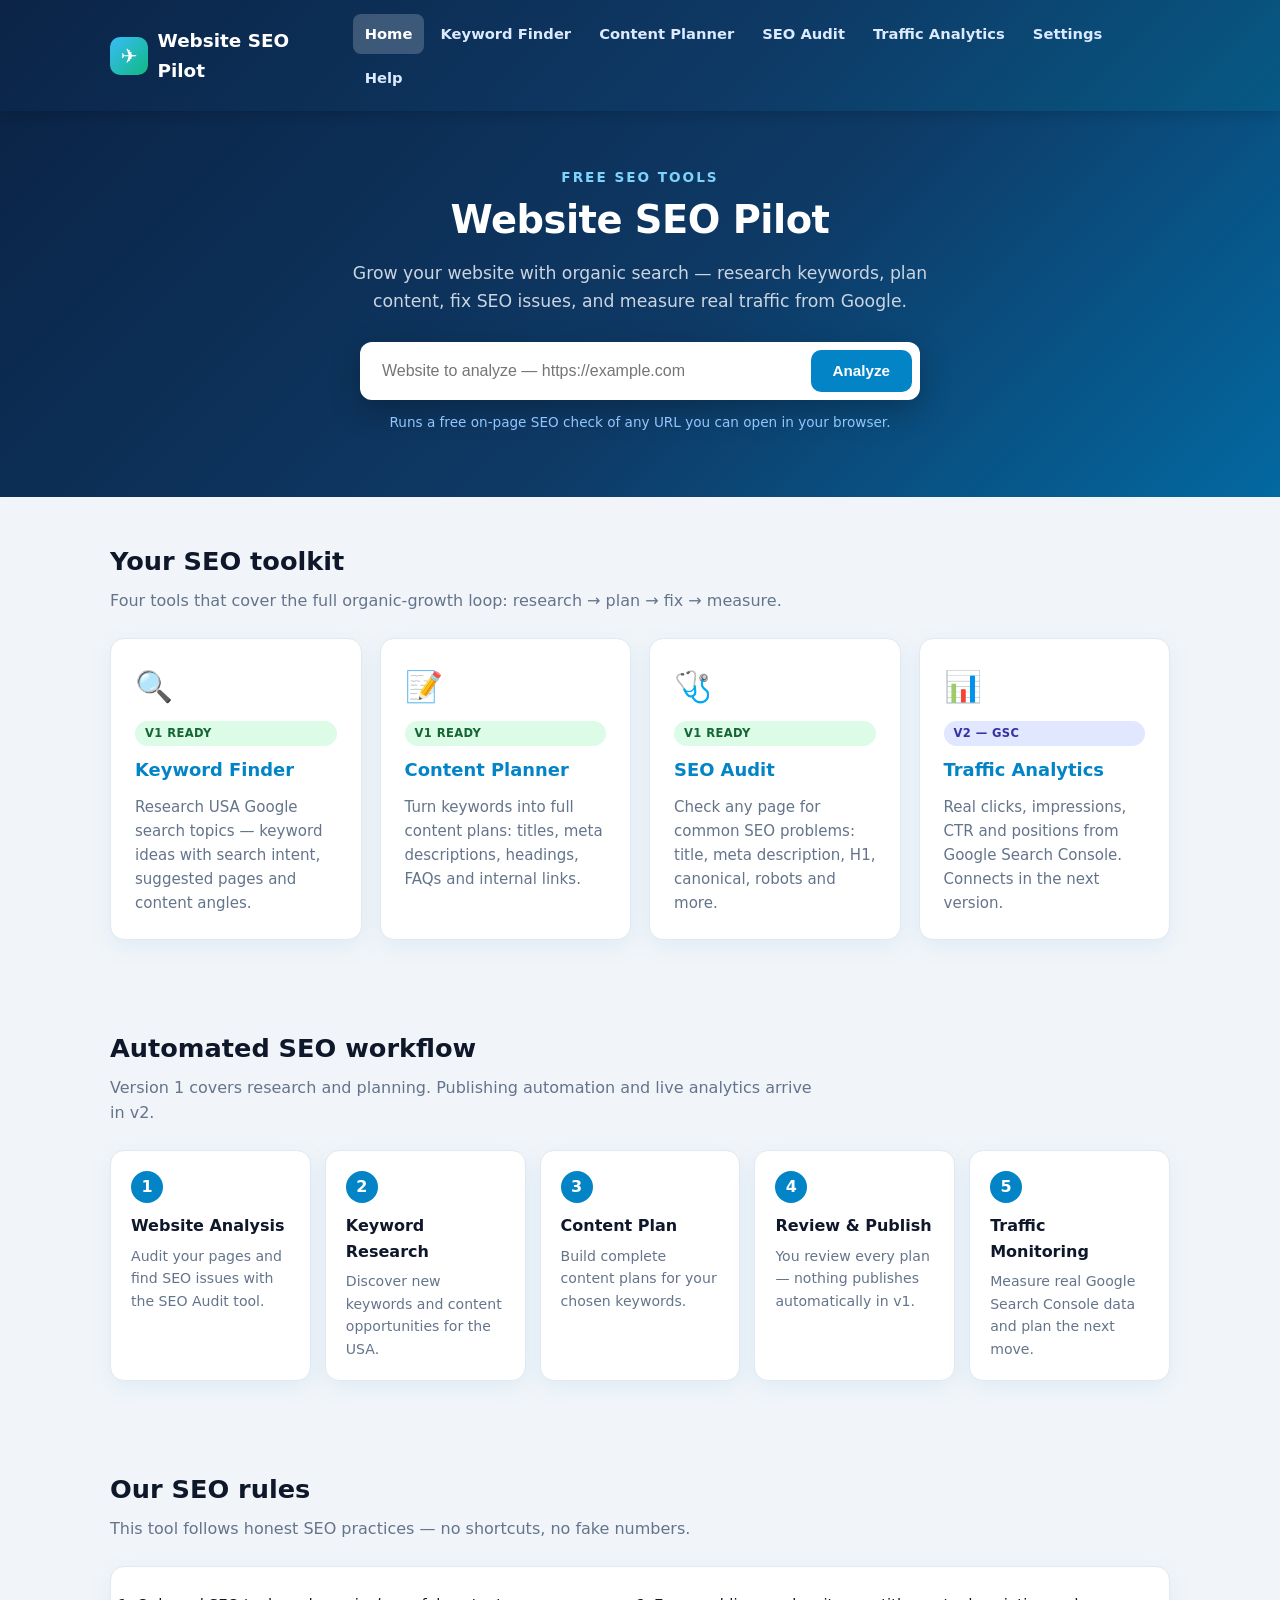
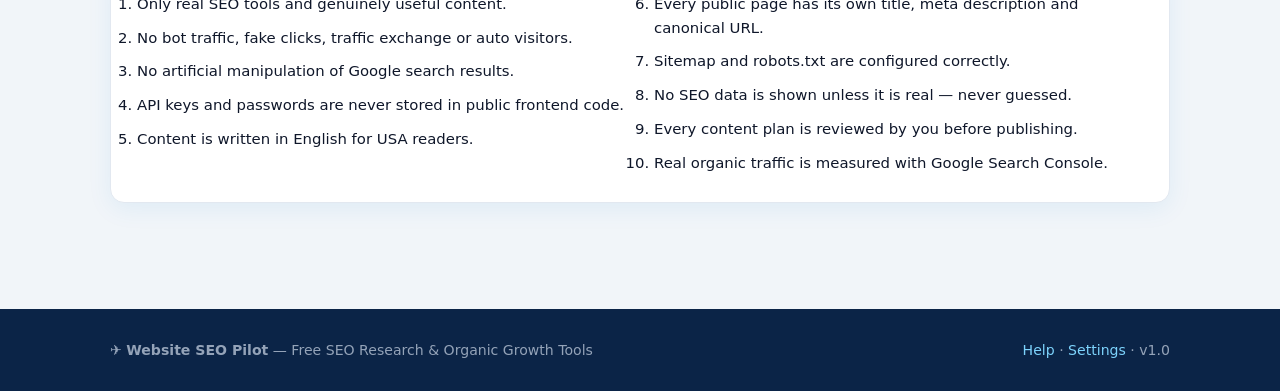
<file: index.html>
<!DOCTYPE html>
<html lang="en">
<head>
<meta charset="UTF-8">
<meta name="viewport" content="width=device-width, initial-scale=1.0">
<title>Website SEO Pilot — Free SEO Research &amp; Organic Growth Tools</title>
<meta name="description" content="Website SEO Pilot is a free SEO research and planning toolkit: find USA search keywords, plan SEO content, audit your website, and measure real organic traffic growth.">
<link rel="canonical" href="https://merajhosenbayzid-hue.github.io/website-seo-pilot/index.html">
<meta property="og:title" content="Website SEO Pilot — Free SEO Research &amp; Organic Growth Tools">
<meta property="og:description" content="Find keywords, plan content, audit SEO, and track real organic traffic. Free research &amp; planning tools.">
<meta property="og:type" content="website">
<link rel="stylesheet" href="assets/style.css">
</head>
<body>

<header class="site-header">
  <nav class="nav">
    <a class="brand" href="index.html"><span class="brand-mark">✈</span> Website SEO Pilot</a>
    <button class="menu-btn" id="menuBtn" aria-label="Menu">☰</button>
    <div class="nav-links" id="navLinks">
      <a href="index.html">Home</a>
      <a href="keyword-finder.html">Keyword Finder</a>
      <a href="content-planner.html">Content Planner</a>
      <a href="seo-audit.html">SEO Audit</a>
      <a href="traffic-analytics.html">Traffic Analytics</a>
      <a href="settings.html">Settings</a>
      <a href="help.html">Help</a>
    </div>
  </nav>
</header>

<section class="hero">
  <div class="wrap">
    <div class="tag">Free SEO Tools</div>
    <h1>Website SEO Pilot</h1>
    <p class="sub">Grow your website with organic search — research keywords, plan content, fix SEO issues, and measure real traffic from Google.</p>
    <div class="analyze-box">
      <input id="analyzeInput" type="url" placeholder="Website to analyze — https://example.com" aria-label="Website to analyze">
      <button class="btn" id="analyzeBtn">Analyze</button>
    </div>
    <div class="hero-note">Runs a free on-page SEO check of any URL you can open in your browser.</div>
  </div>
</section>

<main class="wrap">
  <section class="section">
    <h2>Your SEO toolkit</h2>
    <p class="lede">Four tools that cover the full organic-growth loop: research → plan → fix → measure.</p>
    <div class="cards">
      <a class="card" href="keyword-finder.html">
        <span class="icon">🔍</span><span class="badge ready">v1 ready</span>
        <h3>Keyword Finder</h3>
        <p>Research USA Google search topics — keyword ideas with search intent, suggested pages and content angles.</p>
      </a>
      <a class="card" href="content-planner.html">
        <span class="icon">📝</span><span class="badge ready">v1 ready</span>
        <h3>Content Planner</h3>
        <p>Turn keywords into full content plans: titles, meta descriptions, headings, FAQs and internal links.</p>
      </a>
      <a class="card" href="seo-audit.html">
        <span class="icon">🩺</span><span class="badge ready">v1 ready</span>
        <h3>SEO Audit</h3>
        <p>Check any page for common SEO problems: title, meta description, H1, canonical, robots and more.</p>
      </a>
      <a class="card" href="traffic-analytics.html">
        <span class="icon">📊</span><span class="badge v2">v2 — GSC</span>
        <h3>Traffic Analytics</h3>
        <p>Real clicks, impressions, CTR and positions from Google Search Console. Connects in the next version.</p>
      </a>
    </div>
  </section>

  <section class="section">
    <h2>Automated SEO workflow</h2>
    <p class="lede">Version 1 covers research and planning. Publishing automation and live analytics arrive in v2.</p>
    <div class="steps">
      <div class="step"><h4>Website Analysis</h4><p>Audit your pages and find SEO issues with the SEO Audit tool.</p></div>
      <div class="step"><h4>Keyword Research</h4><p>Discover new keywords and content opportunities for the USA.</p></div>
      <div class="step"><h4>Content Plan</h4><p>Build complete content plans for your chosen keywords.</p></div>
      <div class="step"><h4>Review &amp; Publish</h4><p>You review every plan — nothing publishes automatically in v1.</p></div>
      <div class="step"><h4>Traffic Monitoring</h4><p>Measure real Google Search Console data and plan the next move.</p></div>
    </div>
  </section>

  <section class="section">
    <h2>Our SEO rules</h2>
    <p class="lede">This tool follows honest SEO practices — no shortcuts, no fake numbers.</p>
    <div class="panel">
      <ol class="rules">
        <li>Only real SEO tools and genuinely useful content.</li>
        <li>No bot traffic, fake clicks, traffic exchange or auto visitors.</li>
        <li>No artificial manipulation of Google search results.</li>
        <li>API keys and passwords are never stored in public frontend code.</li>
        <li>Content is written in English for USA readers.</li>
        <li>Every public page has its own title, meta description and canonical URL.</li>
        <li>Sitemap and robots.txt are configured correctly.</li>
        <li>No SEO data is shown unless it is real — never guessed.</li>
        <li>Every content plan is reviewed by you before publishing.</li>
        <li>Real organic traffic is measured with Google Search Console.</li>
      </ol>
    </div>
  </section>
</main>

<footer class="site-footer">
  <div class="wrap">
    <span>✈ <strong>Website SEO Pilot</strong> — Free SEO Research &amp; Organic Growth Tools</span>
    <span><a href="help.html">Help</a> · <a href="settings.html">Settings</a> · v1.0</span>
  </div>
</footer>

<script src="assets/app.js"></script>
<script>
document.getElementById("analyzeBtn").addEventListener("click", function(){
  var v = document.getElementById("analyzeInput").value.trim();
  if(!v){ toast("Enter a website URL first"); return; }
  if(!/^https?:\/\//i.test(v)) v = "https://" + v;
  var s = SP.settings(); s.site = v; SP.set("settings", s);
  location.href = "seo-audit.html?url=" + encodeURIComponent(v);
});
document.getElementById("analyzeInput").addEventListener("keydown", function(e){
  if(e.key === "Enter") document.getElementById("analyzeBtn").click();
});
</script>
</body>
</html>
</file>
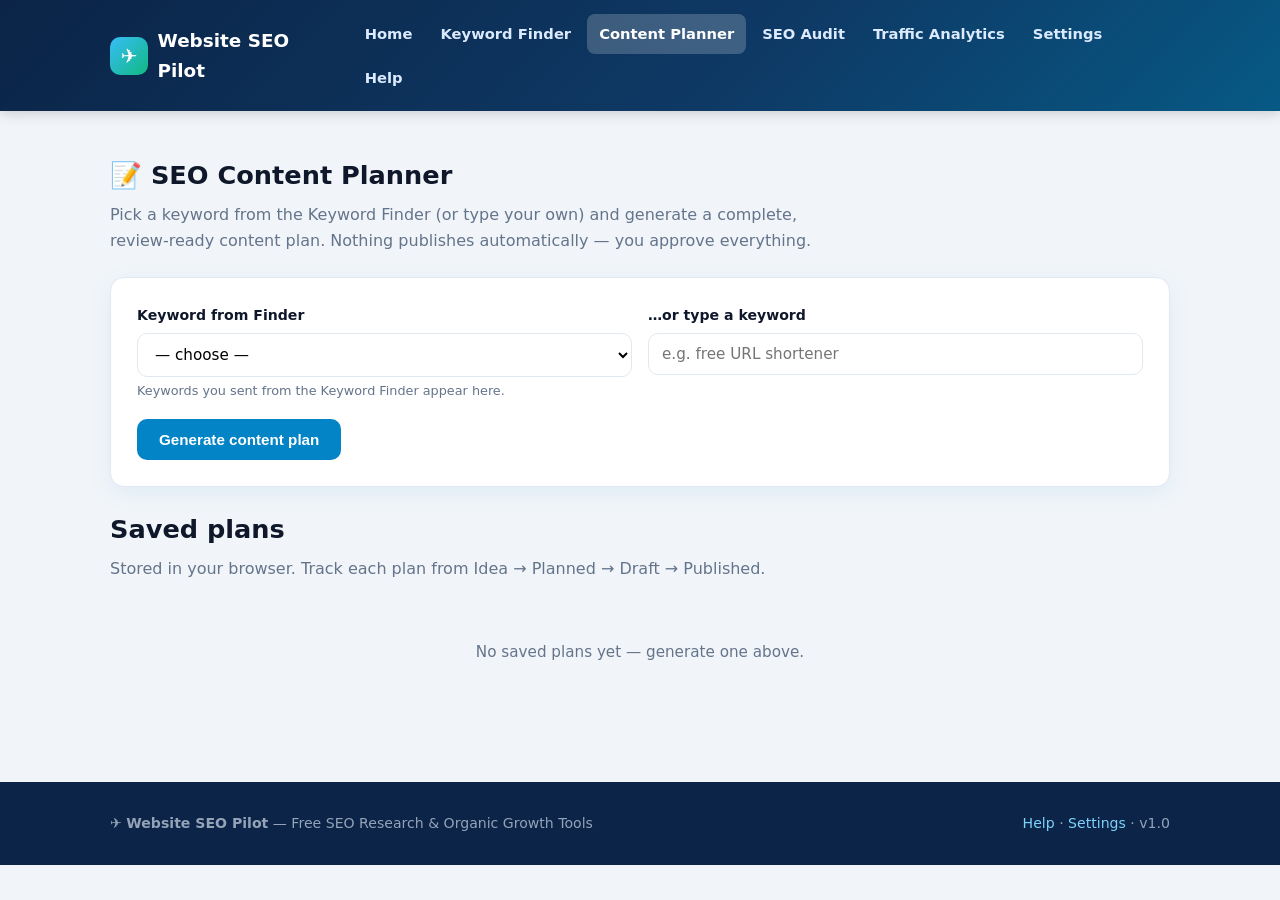
<file: content-planner.html>
<!DOCTYPE html>
<html lang="en">
<head>
<meta charset="UTF-8">
<meta name="viewport" content="width=device-width, initial-scale=1.0">
<title>SEO Content Planner — Plan Content That Ranks | Website SEO Pilot</title>
<meta name="description" content="Turn keywords into complete SEO content plans: titles, meta descriptions, H1, H2 sections, FAQs and internal link suggestions — reviewed by you before publishing.">
<link rel="canonical" href="https://merajhosenbayzid-hue.github.io/website-seo-pilot/content-planner.html">
<link rel="stylesheet" href="assets/style.css">
</head>
<body>

<header class="site-header">
  <nav class="nav">
    <a class="brand" href="index.html"><span class="brand-mark">✈</span> Website SEO Pilot</a>
    <button class="menu-btn" id="menuBtn" aria-label="Menu">☰</button>
    <div class="nav-links" id="navLinks">
      <a href="index.html">Home</a>
      <a href="keyword-finder.html">Keyword Finder</a>
      <a href="content-planner.html">Content Planner</a>
      <a href="seo-audit.html">SEO Audit</a>
      <a href="traffic-analytics.html">Traffic Analytics</a>
      <a href="settings.html">Settings</a>
      <a href="help.html">Help</a>
    </div>
  </nav>
</header>

<main class="wrap">
  <section class="section">
    <h2>📝 SEO Content Planner</h2>
    <p class="lede">Pick a keyword from the Keyword Finder (or type your own) and generate a complete, review-ready content plan. Nothing publishes automatically — you approve everything.</p>

    <div class="panel">
      <div class="form-grid">
        <div class="field">
          <label for="kwSelect">Keyword from Finder</label>
          <select id="kwSelect"><option value="">— choose —</option></select>
          <div class="hint">Keywords you sent from the Keyword Finder appear here.</div>
        </div>
        <div class="field">
          <label for="kwManual">…or type a keyword</label>
          <input id="kwManual" type="text" placeholder="e.g. free URL shortener">
        </div>
      </div>
      <button class="btn" id="genBtn">Generate content plan</button>
    </div>

    <div id="planOut"></div>

    <h2 style="margin-top:10px">Saved plans</h2>
    <p class="lede">Stored in your browser. Track each plan from Idea → Planned → Draft → Published.</p>
    <div id="planList"></div>
  </section>
</main>

<footer class="site-footer">
  <div class="wrap">
    <span>✈ <strong>Website SEO Pilot</strong> — Free SEO Research &amp; Organic Growth Tools</span>
    <span><a href="help.html">Help</a> · <a href="settings.html">Settings</a> · v1.0</span>
  </div>
</footer>

<script src="assets/app.js"></script>
<script>
(function(){
  "use strict";

  function titleCase(s){ return s.toLowerCase().replace(/\b\w/g, function(c){ return c.toUpperCase(); }); }
  function slug(s){ return s.toLowerCase().replace(/[^a-z0-9]+/g,"-").replace(/^-+|-+$/g,""); }

  var kwSelect = document.getElementById("kwSelect");
  function refreshKeywords(){
    var kws = SP.get("keywords", []);
    kwSelect.innerHTML = '<option value="">— choose —</option>' + kws.map(function(k){
      return '<option value="' + esc(k.keyword) + '">' + esc(k.keyword) + ' (' + k.intent + ')</option>';
    }).join("");
  }
  refreshKeywords();

  function buildPlan(keyword){
    var t = keyword.trim().toLowerCase();
    var P = titleCase(keyword.trim());
    var site = (SP.settings().site || "https://example.com").replace(/\/+$/,"");
    var s = slug(keyword.trim());
    return {
      keyword: keyword.trim(),
      titles: [
        P + ": The Complete Guide for 2026",
        "How to Use " + P + " (Step-by-Step Tutorial)",
        "The 10 Best " + P + " Options Compared"
      ],
      meta: "Learn everything about " + t + ": how it works, the best options, pricing and expert tips. A complete, beginner-friendly guide for 2026.",
      h1: P + " — Everything You Need to Know",
      h2s: [
        "What Is " + P + "?",
        "How " + P + " Works (Simple Explanation)",
        "Key Benefits of Using " + P,
        "How to Get Started: Step-by-Step",
        "Common Mistakes to Avoid",
        "Frequently Asked Questions"
      ],
      faqs: [
        "Is " + t + " free to use?",
        "How long does it take to get started with " + t + "?",
        "What is the best " + t + " for beginners?",
        "Is " + t + " safe and trustworthy?"
      ],
      links: [
        "Link from your homepage to /" + s + "/ with anchor text \"" + t + "\"",
        "Link from /" + s + "/ to related guide: " + site + "/blog/",
        "Add \"" + t + "\" to your main navigation or footer links",
        "Cross-link from older blog posts that mention " + t
      ],
      status: "idea",
      created: new Date().toISOString().slice(0,10)
    };
  }

  function planHTML(p, idx){
    var html = '<div class="panel"><div style="display:flex;justify-content:space-between;align-items:center;gap:10px;flex-wrap:wrap">'
      + '<h3 style="margin:0">📄 ' + esc(p.keyword) + '</h3>'
      + '<span class="status ' + p.status + '">' + p.status.charAt(0).toUpperCase() + p.status.slice(1) + '</span></div>'
      + '<div class="plan-meta"><span>Created ' + esc(p.created || "") + '</span></div>'
      + '<div class="field" style="margin:12px 0"><label>Content title (pick one)</label><ul style="margin-left:18px">'
      + p.titles.map(function(t){ return "<li>" + esc(t) + "</li>"; }).join("") + '</ul></div>'
      + '<div class="field" style="margin:12px 0"><label>Meta description</label><p>' + esc(p.meta) + ' <span style="color:var(--muted)">(' + p.meta.length + ' chars)</span></p></div>'
      + '<div class="field" style="margin:12px 0"><label>H1 heading</label><p>' + esc(p.h1) + '</p></div>'
      + '<div class="field" style="margin:12px 0"><label>H2 section ideas</label><ul style="margin-left:18px">'
      + p.h2s.map(function(h){ return "<li>" + esc(h) + "</li>"; }).join("") + '</ul></div>'
      + '<div class="field" style="margin:12px 0"><label>FAQ ideas</label><ul style="margin-left:18px">'
      + p.faqs.map(function(f){ return "<li>" + esc(f) + "</li>"; }).join("") + '</ul></div>'
      + '<div class="field" style="margin:12px 0"><label>Internal link suggestions</label><ul style="margin-left:18px">'
      + p.links.map(function(l){ return "<li>" + esc(l) + "</li>"; }).join("") + '</ul></div>'
      + '<div style="display:flex;gap:10px;flex-wrap:wrap;align-items:center;margin-top:14px">'
      + '<select id="st-' + idx + '" style="padding:9px 12px;border:1.5px solid var(--line);border-radius:10px">'
      + ["idea","planned","draft","published"].map(function(st){
          return '<option value="' + st + '"' + (p.status===st?" selected":"") + '>' + st.charAt(0).toUpperCase()+st.slice(1) + '</option>';
        }).join("") + '</select>'
      + '<button class="btn small ghost" data-copy="' + idx + '">Copy plan</button>'
      + '<button class="btn small danger" data-del="' + idx + '">Delete</button></div></div>';
    return html;
  }

  function planText(p){
    return "KEYWORD: " + p.keyword + "\nSTATUS: " + p.status
      + "\n\nTITLE OPTIONS:\n- " + p.titles.join("\n- ")
      + "\n\nMETA DESCRIPTION:\n" + p.meta
      + "\n\nH1:\n" + p.h1
      + "\n\nH2 SECTIONS:\n- " + p.h2s.join("\n- ")
      + "\n\nFAQ IDEAS:\n- " + p.faqs.join("\n- ")
      + "\n\nINTERNAL LINKS:\n- " + p.links.join("\n- ");
  }

  function renderList(){
    var plans = SP.get("plans", []);
    var box = document.getElementById("planList");
    if(!plans.length){ box.innerHTML = '<div class="empty">No saved plans yet — generate one above.</div>'; return; }
    box.innerHTML = plans.map(function(p,i){ return planHTML(p,i); }).join("");
    plans.forEach(function(p,i){
      var sel = document.getElementById("st-" + i);
      if(sel) sel.addEventListener("change", function(){
        plans[i].status = sel.value; SP.set("plans", plans); renderList(); toast("Status updated");
      });
    });
    box.querySelectorAll("[data-copy]").forEach(function(b){
      b.addEventListener("click", function(){ copyText(planText(plans[+b.getAttribute("data-copy")]), "Plan"); });
    });
    box.querySelectorAll("[data-del]").forEach(function(b){
      b.addEventListener("click", function(){
        if(!confirm("Delete this plan?")) return;
        plans.splice(+b.getAttribute("data-del"), 1);
        SP.set("plans", plans); renderList(); toast("Plan deleted");
      });
    });
  }
  renderList();

  document.getElementById("genBtn").addEventListener("click", function(){
    var kw = document.getElementById("kwManual").value.trim() || kwSelect.value;
    if(!kw){ toast("Choose or type a keyword first"); return; }
    var plans = SP.get("plans", []);
    if(plans.some(function(p){ return p.keyword.toLowerCase() === kw.toLowerCase(); })){
      toast("A plan for this keyword already exists"); return;
    }
    plans.unshift(buildPlan(kw));
    SP.set("plans", plans);
    renderList();
    toast("Content plan created");
    document.getElementById("planList").scrollIntoView({behavior:"smooth"});
  });
})();
</script>
</body>
</html>
</file>
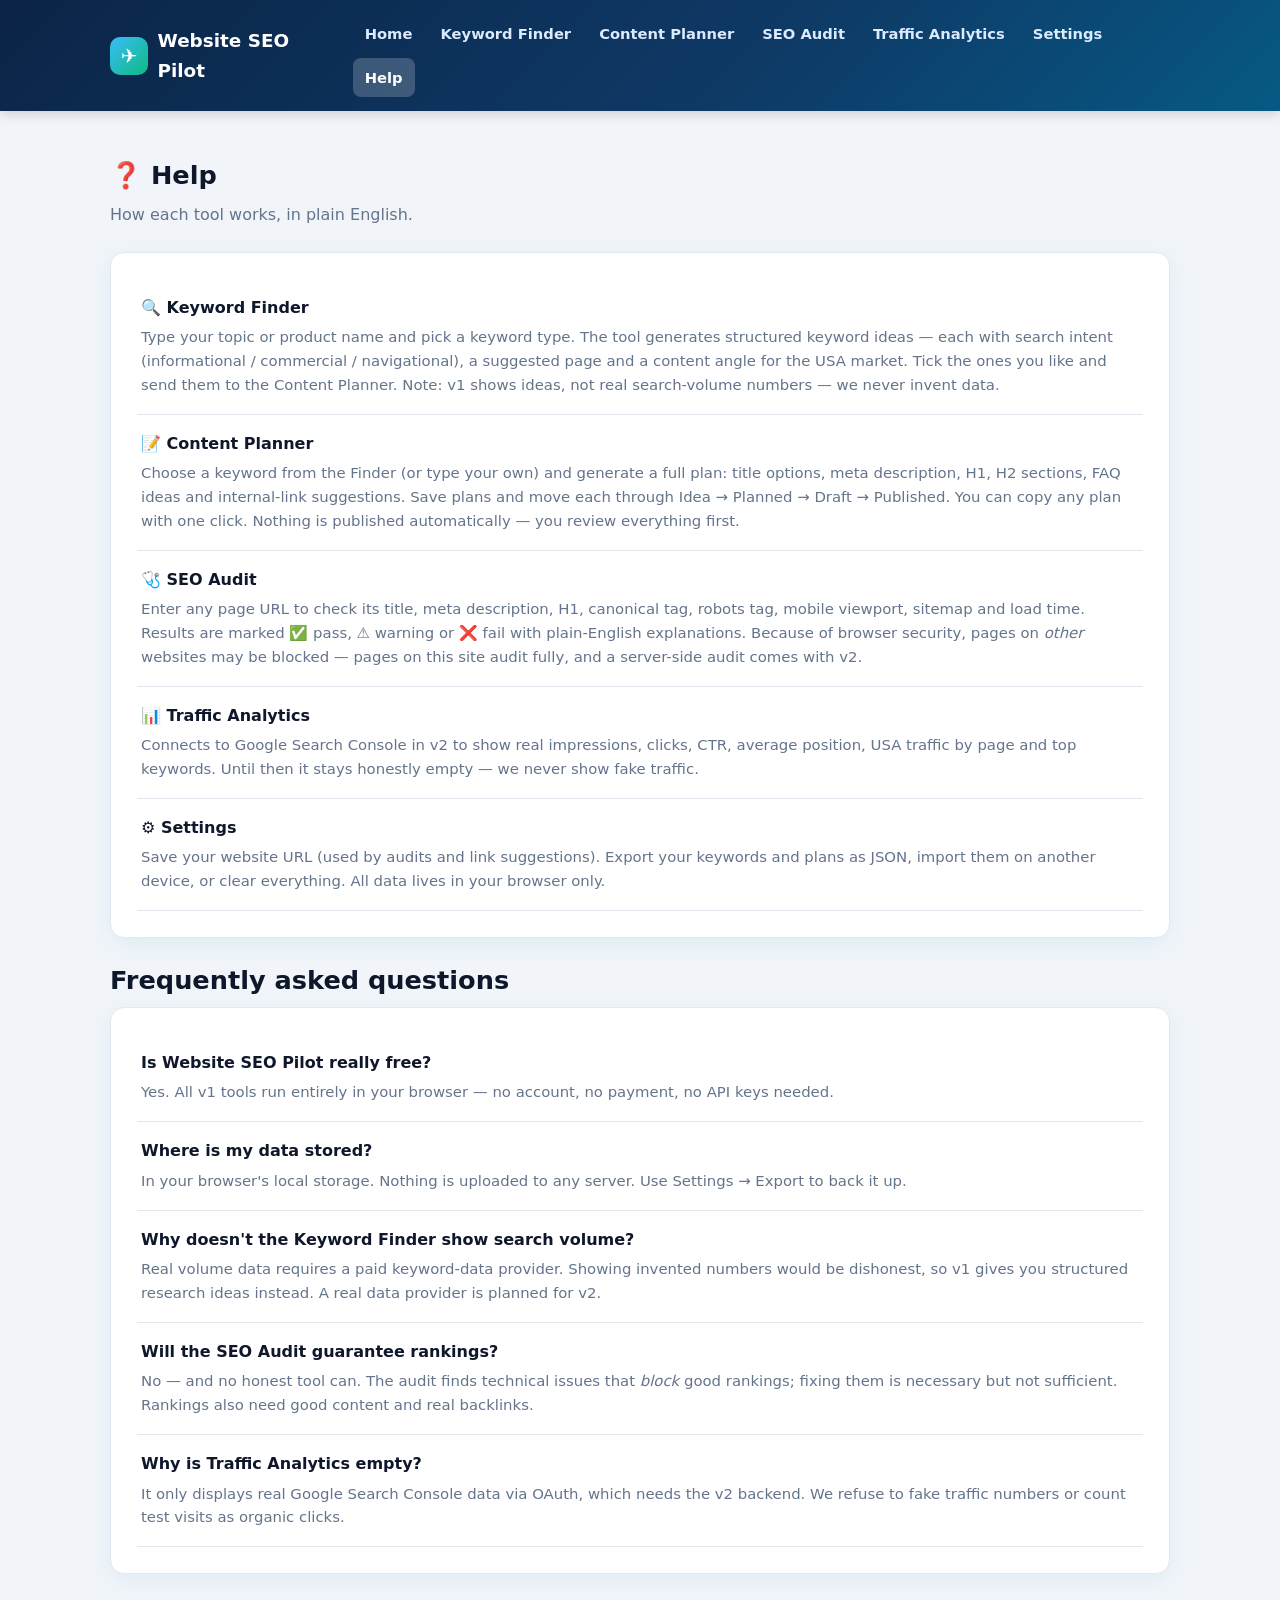
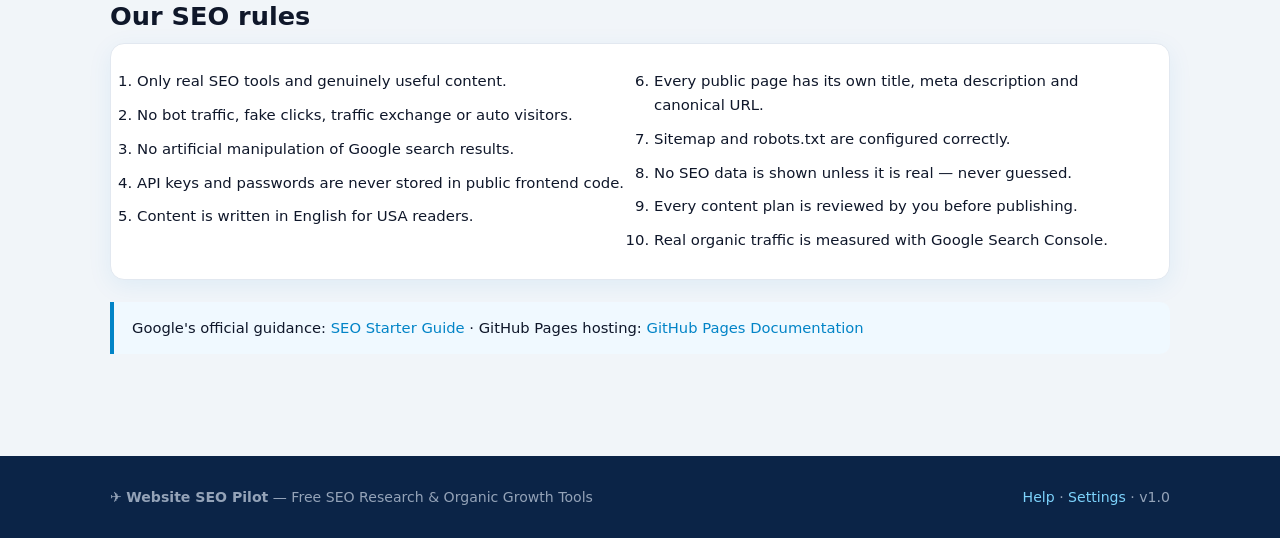
<file: help.html>
<!DOCTYPE html>
<html lang="en">
<head>
<meta charset="UTF-8">
<meta name="viewport" content="width=device-width, initial-scale=1.0">
<title>Help — How to Use the SEO Tools | Website SEO Pilot</title>
<meta name="description" content="Learn how to use Website SEO Pilot: keyword research, content planning, SEO audits and traffic analytics — plus our honest-SEO rules.">
<link rel="canonical" href="https://merajhosenbayzid-hue.github.io/website-seo-pilot/help.html">
<link rel="stylesheet" href="assets/style.css">
</head>
<body>

<header class="site-header">
  <nav class="nav">
    <a class="brand" href="index.html"><span class="brand-mark">✈</span> Website SEO Pilot</a>
    <button class="menu-btn" id="menuBtn" aria-label="Menu">☰</button>
    <div class="nav-links" id="navLinks">
      <a href="index.html">Home</a>
      <a href="keyword-finder.html">Keyword Finder</a>
      <a href="content-planner.html">Content Planner</a>
      <a href="seo-audit.html">SEO Audit</a>
      <a href="traffic-analytics.html">Traffic Analytics</a>
      <a href="settings.html">Settings</a>
      <a href="help.html">Help</a>
    </div>
  </nav>
</header>

<main class="wrap">
  <section class="section">
    <h2>❓ Help</h2>
    <p class="lede">How each tool works, in plain English.</p>

    <div class="panel">
      <div class="faq-item">
        <h4>🔍 Keyword Finder</h4>
        <p>Type your topic or product name and pick a keyword type. The tool generates structured keyword ideas — each with search intent (informational / commercial / navigational), a suggested page and a content angle for the USA market. Tick the ones you like and send them to the Content Planner. Note: v1 shows ideas, not real search-volume numbers — we never invent data.</p>
      </div>
      <div class="faq-item">
        <h4>📝 Content Planner</h4>
        <p>Choose a keyword from the Finder (or type your own) and generate a full plan: title options, meta description, H1, H2 sections, FAQ ideas and internal-link suggestions. Save plans and move each through Idea → Planned → Draft → Published. You can copy any plan with one click. Nothing is published automatically — you review everything first.</p>
      </div>
      <div class="faq-item">
        <h4>🩺 SEO Audit</h4>
        <p>Enter any page URL to check its title, meta description, H1, canonical tag, robots tag, mobile viewport, sitemap and load time. Results are marked ✅ pass, ⚠️ warning or ❌ fail with plain-English explanations. Because of browser security, pages on <em>other</em> websites may be blocked — pages on this site audit fully, and a server-side audit comes with v2.</p>
      </div>
      <div class="faq-item">
        <h4>📊 Traffic Analytics</h4>
        <p>Connects to Google Search Console in v2 to show real impressions, clicks, CTR, average position, USA traffic by page and top keywords. Until then it stays honestly empty — we never show fake traffic.</p>
      </div>
      <div class="faq-item">
        <h4>⚙️ Settings</h4>
        <p>Save your website URL (used by audits and link suggestions). Export your keywords and plans as JSON, import them on another device, or clear everything. All data lives in your browser only.</p>
      </div>
    </div>

    <h2>Frequently asked questions</h2>
    <div class="panel">
      <div class="faq-item">
        <h4>Is Website SEO Pilot really free?</h4>
        <p>Yes. All v1 tools run entirely in your browser — no account, no payment, no API keys needed.</p>
      </div>
      <div class="faq-item">
        <h4>Where is my data stored?</h4>
        <p>In your browser's local storage. Nothing is uploaded to any server. Use Settings → Export to back it up.</p>
      </div>
      <div class="faq-item">
        <h4>Why doesn't the Keyword Finder show search volume?</h4>
        <p>Real volume data requires a paid keyword-data provider. Showing invented numbers would be dishonest, so v1 gives you structured research ideas instead. A real data provider is planned for v2.</p>
      </div>
      <div class="faq-item">
        <h4>Will the SEO Audit guarantee rankings?</h4>
        <p>No — and no honest tool can. The audit finds technical issues that <em>block</em> good rankings; fixing them is necessary but not sufficient. Rankings also need good content and real backlinks.</p>
      </div>
      <div class="faq-item">
        <h4>Why is Traffic Analytics empty?</h4>
        <p>It only displays real Google Search Console data via OAuth, which needs the v2 backend. We refuse to fake traffic numbers or count test visits as organic clicks.</p>
      </div>
    </div>

    <h2>Our SEO rules</h2>
    <div class="panel">
      <ol class="rules">
        <li>Only real SEO tools and genuinely useful content.</li>
        <li>No bot traffic, fake clicks, traffic exchange or auto visitors.</li>
        <li>No artificial manipulation of Google search results.</li>
        <li>API keys and passwords are never stored in public frontend code.</li>
        <li>Content is written in English for USA readers.</li>
        <li>Every public page has its own title, meta description and canonical URL.</li>
        <li>Sitemap and robots.txt are configured correctly.</li>
        <li>No SEO data is shown unless it is real — never guessed.</li>
        <li>Every content plan is reviewed by you before publishing.</li>
        <li>Real organic traffic is measured with Google Search Console.</li>
      </ol>
    </div>

    <div class="notice info">Google's official guidance: <a href="https://developers.google.com/search/docs/fundamentals/seo-starter-guide" target="_blank" rel="noopener">SEO Starter Guide</a> · GitHub Pages hosting: <a href="https://docs.github.com/pages" target="_blank" rel="noopener">GitHub Pages Documentation</a></div>
  </section>
</main>

<footer class="site-footer">
  <div class="wrap">
    <span>✈ <strong>Website SEO Pilot</strong> — Free SEO Research &amp; Organic Growth Tools</span>
    <span><a href="help.html">Help</a> · <a href="settings.html">Settings</a> · v1.0</span>
  </div>
</footer>

<script src="assets/app.js"></script>
</body>
</html>
</file>
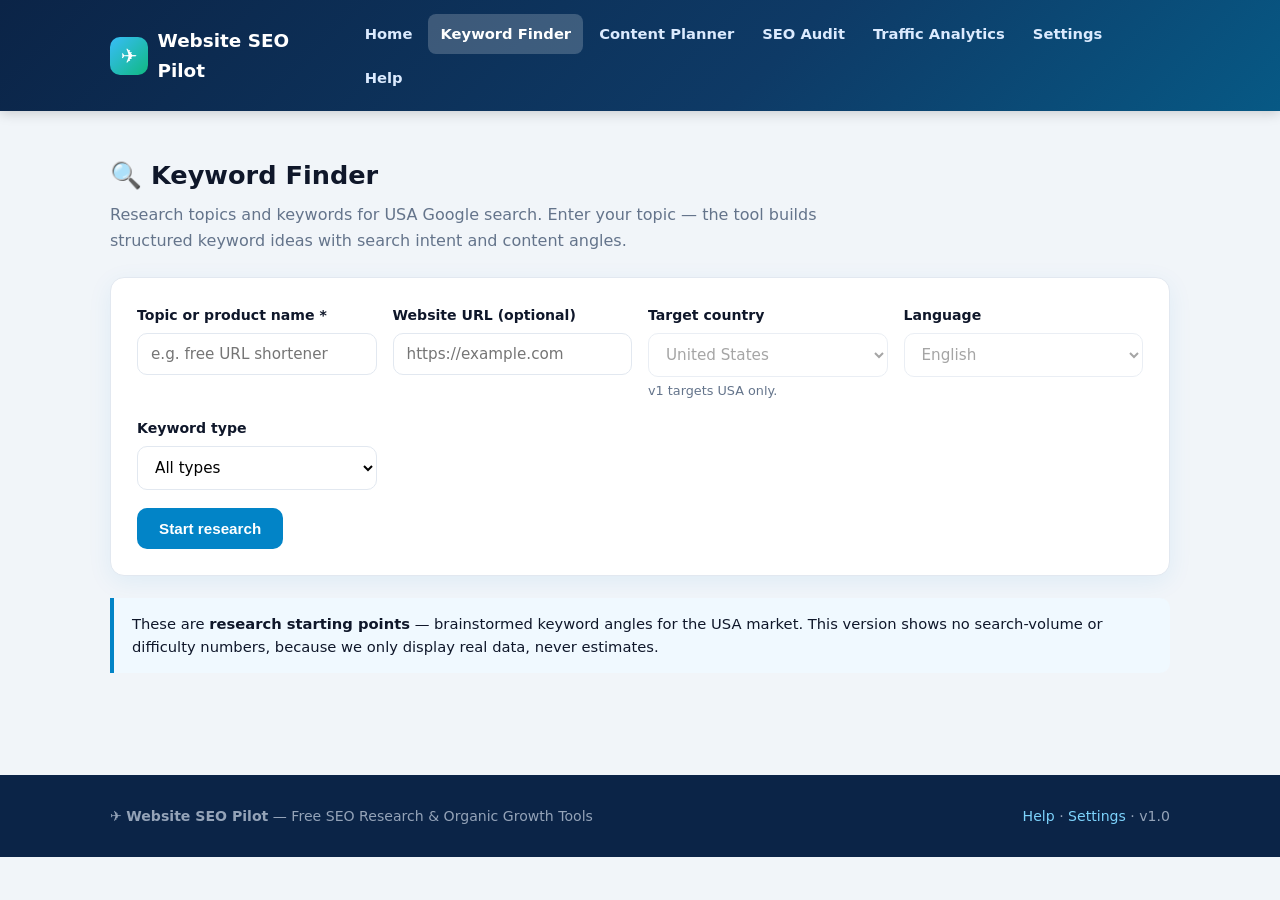
<file: keyword-finder.html>
<!DOCTYPE html>
<html lang="en">
<head>
<meta charset="UTF-8">
<meta name="viewport" content="width=device-width, initial-scale=1.0">
<title>Keyword Finder — Find USA Search Keywords | Website SEO Pilot</title>
<meta name="description" content="Research USA Google search keywords: get keyword ideas with search intent, suggested pages and content angles for your topic or product.">
<link rel="canonical" href="https://merajhosenbayzid-hue.github.io/website-seo-pilot/keyword-finder.html">
<link rel="stylesheet" href="assets/style.css">
</head>
<body>

<header class="site-header">
  <nav class="nav">
    <a class="brand" href="index.html"><span class="brand-mark">✈</span> Website SEO Pilot</a>
    <button class="menu-btn" id="menuBtn" aria-label="Menu">☰</button>
    <div class="nav-links" id="navLinks">
      <a href="index.html">Home</a>
      <a href="keyword-finder.html">Keyword Finder</a>
      <a href="content-planner.html">Content Planner</a>
      <a href="seo-audit.html">SEO Audit</a>
      <a href="traffic-analytics.html">Traffic Analytics</a>
      <a href="settings.html">Settings</a>
      <a href="help.html">Help</a>
    </div>
  </nav>
</header>

<main class="wrap">
  <section class="section">
    <h2>🔍 Keyword Finder</h2>
    <p class="lede">Research topics and keywords for USA Google search. Enter your topic — the tool builds structured keyword ideas with search intent and content angles.</p>

    <div class="panel">
      <div class="form-grid">
        <div class="field">
          <label for="fTopic">Topic or product name *</label>
          <input id="fTopic" type="text" placeholder="e.g. free URL shortener">
        </div>
        <div class="field">
          <label for="fSite">Website URL (optional)</label>
          <input id="fSite" type="url" placeholder="https://example.com">
        </div>
        <div class="field">
          <label for="fCountry">Target country</label>
          <select id="fCountry" disabled><option>United States</option></select>
          <div class="hint">v1 targets USA only.</div>
        </div>
        <div class="field">
          <label for="fLang">Language</label>
          <select id="fLang" disabled><option>English</option></select>
        </div>
        <div class="field">
          <label for="fType">Keyword type</label>
          <select id="fType">
            <option value="all">All types</option>
            <option value="informational">Informational</option>
            <option value="commercial">Commercial</option>
            <option value="navigational">Navigational</option>
          </select>
        </div>
      </div>
      <button class="btn" id="researchBtn">Start research</button>
    </div>

    <div class="notice info">These are <strong>research starting points</strong> — brainstormed keyword angles for the USA market. This version shows no search-volume or difficulty numbers, because we only display real data, never estimates.</div>

    <div id="results"></div>
  </section>
</main>

<footer class="site-footer">
  <div class="wrap">
    <span>✈ <strong>Website SEO Pilot</strong> — Free SEO Research &amp; Organic Growth Tools</span>
    <span><a href="help.html">Help</a> · <a href="settings.html">Settings</a> · v1.0</span>
  </div>
</footer>

<script src="assets/app.js"></script>
<script>
(function(){
  "use strict";
  var s = SP.settings();
  if(s.site) document.getElementById("fSite").value = s.site;

  function titleCase(str){
    return str.toLowerCase().replace(/\b\w/g, function(c){ return c.toUpperCase(); });
  }
  function cap(str){ return str.charAt(0).toUpperCase() + str.slice(1); }

  function buildIdeas(topic){
    var t = topic.trim().toLowerCase();
    var P = titleCase(topic.trim());
    var ideas = [];
    function add(k, intent, idea){ ideas.push({keyword:k, intent:intent, page:titleCase(k), idea:idea, country:"United States"}); }

    // Informational
    add("what is " + t, "informational", "Beginner explainer: what " + t + " is and how it works");
    add("how to use " + t, "informational", "Step-by-step tutorial for getting started with " + t);
    add("how does " + t + " work", "informational", "Simple breakdown of how " + t + " works behind the scenes");
    add(t + " guide", "informational", "The complete " + t + " guide for 2026");
    add(t + " tips and tricks", "informational", "Practical tips to get more out of " + t);
    add(t + " tutorial for beginners", "informational", "Beginner-friendly video + text tutorial series");
    add("why " + t + " is important", "informational", "Explainer on why " + t + " matters right now");
    add(t + " explained simply", "informational", "Jargon-free explanation anyone can understand");
    // Commercial
    add("best " + t, "commercial", "Roundup: the best " + t + " options compared side by side");
    add("best free " + t, "commercial", "Curated list of the best free " + t + " options");
    add(t + " pricing comparison", "commercial", "Honest pricing breakdown: which plan is worth it");
    add(t + " review", "commercial", "In-depth hands-on review with pros and cons");
    add("top " + t + " tools", "commercial", "Top 10 tools ranked by features and value");
    add("affordable " + t, "commercial", "Budget-friendly picks that still deliver");
    add(t + " for small business", "commercial", "How small businesses can use " + t + " effectively");
    add(t + " alternatives", "commercial", "Best alternatives compared: features, pricing, verdict");
    // Navigational
    add(t + " official website", "navigational", "Landing page: official home of " + P);
    add(t + " login", "navigational", "Sign-in help page with troubleshooting");
    add(t + " app download", "navigational", "Official app download and install guide");
    add(t + " customer support", "navigational", "Support hub: contact options and help articles");
    return ideas;
  }

  function render(ideas){
    var box = document.getElementById("results");
    if(!ideas.length){ box.innerHTML = '<div class="empty">No ideas for this filter — try "All types".</div>'; return; }
    var html = '<div class="panel"><div style="display:flex;justify-content:space-between;align-items:center;gap:10px;flex-wrap:wrap;margin-bottom:14px;">'
      + '<strong>' + ideas.length + ' keyword ideas</strong>'
      + '<div><button class="btn small ghost" id="selAll">Select all</button> '
      + '<button class="btn small" id="sendBtn">Send selected to Content Planner →</button></div></div>'
      + '<div class="table-wrap"><table><thead><tr><th></th><th>Keyword</th><th>Intent</th><th>Suggested page</th><th>Content idea</th><th>Country</th></tr></thead><tbody>';
    ideas.forEach(function(r, i){
      html += '<tr><td><input type="checkbox" class="pick" data-i="' + i + '"></td>'
        + '<td><strong>' + esc(r.keyword) + '</strong></td>'
        + '<td><span class="intent ' + r.intent + '">' + cap(r.intent) + '</span></td>'
        + '<td>' + esc(r.page) + '</td>'
        + '<td>' + esc(r.idea) + '</td>'
        + '<td>' + esc(r.country) + '</td></tr>';
    });
    box.innerHTML = html + '</tbody></table></div></div>';

    document.getElementById("selAll").addEventListener("click", function(){
      var boxes = document.querySelectorAll(".pick");
      var allChecked = Array.prototype.every.call(boxes, function(b){ return b.checked; });
      boxes.forEach(function(b){ b.checked = !allChecked; });
    });
    document.getElementById("sendBtn").addEventListener("click", function(){
      var chosen = [];
      document.querySelectorAll(".pick:checked").forEach(function(b){
        chosen.push(ideas[+b.getAttribute("data-i")]);
      });
      if(!chosen.length){ toast("Select at least one keyword"); return; }
      var saved = SP.get("keywords", []);
      chosen.forEach(function(c){
        if(!saved.some(function(x){ return x.keyword === c.keyword; })) saved.push(c);
      });
      SP.set("keywords", saved);
      toast(chosen.length + " keyword(s) sent to Content Planner");
      setTimeout(function(){ location.href = "content-planner.html"; }, 700);
    });
  }

  var lastIdeas = [];
  document.getElementById("researchBtn").addEventListener("click", function(){
    var topic = document.getElementById("fTopic").value.trim();
    if(!topic){ toast("Enter a topic or product name"); return; }
    var type = document.getElementById("fType").value;
    lastIdeas = buildIdeas(topic).filter(function(r){
      return type === "all" || r.intent === type;
    }).slice(0, 30);
    render(lastIdeas);
  });
})();
</script>
</body>
</html>
</file>
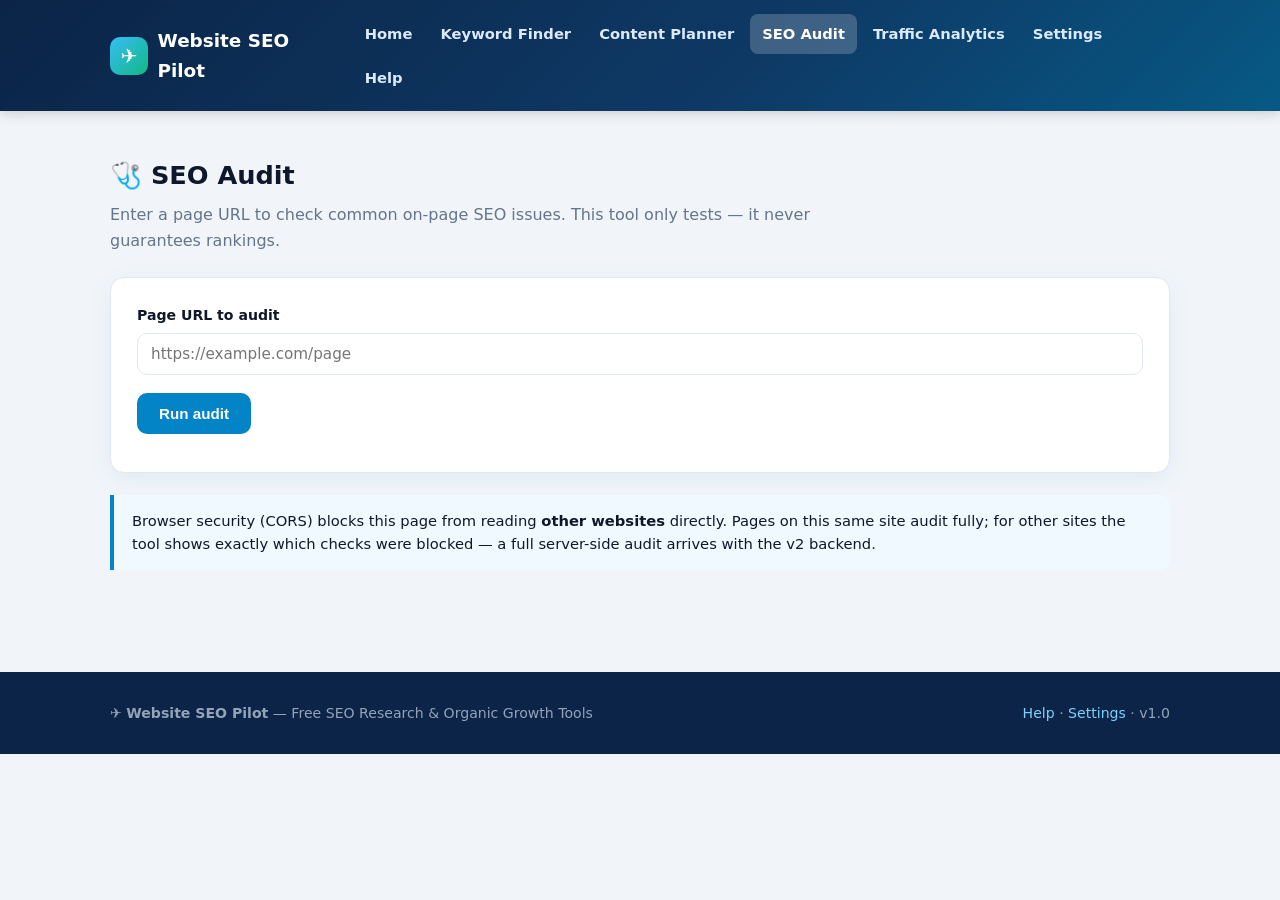
<file: seo-audit.html>
<!DOCTYPE html>
<html lang="en">
<head>
<meta charset="UTF-8">
<meta name="viewport" content="width=device-width, initial-scale=1.0">
<title>SEO Audit — Check Your Website's SEO Issues | Website SEO Pilot</title>
<meta name="description" content="Run a free on-page SEO audit: check page title, meta description, H1, canonical, robots, sitemap, mobile-friendliness and page speed.">
<link rel="canonical" href="https://merajhosenbayzid-hue.github.io/website-seo-pilot/seo-audit.html">
<link rel="stylesheet" href="assets/style.css">
</head>
<body>

<header class="site-header">
  <nav class="nav">
    <a class="brand" href="index.html"><span class="brand-mark">✈</span> Website SEO Pilot</a>
    <button class="menu-btn" id="menuBtn" aria-label="Menu">☰</button>
    <div class="nav-links" id="navLinks">
      <a href="index.html">Home</a>
      <a href="keyword-finder.html">Keyword Finder</a>
      <a href="content-planner.html">Content Planner</a>
      <a href="seo-audit.html">SEO Audit</a>
      <a href="traffic-analytics.html">Traffic Analytics</a>
      <a href="settings.html">Settings</a>
      <a href="help.html">Help</a>
    </div>
  </nav>
</header>

<main class="wrap">
  <section class="section">
    <h2>🩺 SEO Audit</h2>
    <p class="lede">Enter a page URL to check common on-page SEO issues. This tool only tests — it never guarantees rankings.</p>

    <div class="panel">
      <div class="form-grid">
        <div class="field" style="grid-column:1/-1">
          <label for="aUrl">Page URL to audit</label>
          <input id="aUrl" type="url" placeholder="https://example.com/page">
        </div>
      </div>
      <button class="btn" id="auditBtn">Run audit</button>
      <div id="auditStatus" style="margin-top:12px;color:var(--muted);font-size:.9rem"></div>
    </div>

    <div class="notice info">Browser security (CORS) blocks this page from reading <strong>other websites</strong> directly. Pages on this same site audit fully; for other sites the tool shows exactly which checks were blocked — a full server-side audit arrives with the v2 backend.</div>

    <div id="auditOut"></div>
  </section>
</main>

<footer class="site-footer">
  <div class="wrap">
    <span>✈ <strong>Website SEO Pilot</strong> — Free SEO Research &amp; Organic Growth Tools</span>
    <span><a href="help.html">Help</a> · <a href="settings.html">Settings</a> · v1.0</span>
  </div>
</footer>

<script src="assets/app.js"></script>
<script>
(function(){
  "use strict";

  var input = document.getElementById("aUrl");
  var params = new URLSearchParams(location.search);
  input.value = params.get("url") || SP.settings().site || "";

  function row(status, title, detail){
    var mark = status === "pass" ? "✅" : status === "warn" ? "⚠️" : "❌";
    return '<div class="check ' + status + '"><div class="mark">' + mark + '</div>'
      + '<div><h4>' + esc(title) + '</h4><p>' + detail + '</p></div></div>';
  }

  function renderBlocked(url){
    document.getElementById("auditOut").innerHTML =
      '<div class="panel"><h3 style="margin-bottom:10px">Audit blocked by browser security</h3>'
      + '<p style="color:var(--muted);font-size:.94rem">Your browser refused to let this page read <code>' + esc(url) + '</code> (CORS policy). '
      + 'This is normal and safe — no website can read another site\u2019s pages from the browser without permission.</p>'
      + '<div class="notice" style="margin-top:14px"><strong>What you can do:</strong><ul style="margin:8px 0 0 18px">'
      + '<li>Audit pages on <strong>this same website</strong> — those work fully.</li>'
      + '<li>Use your browser\u2019s View Source to manually check title, meta description and H1.</li>'
      + '<li>Wait for the v2 backend, which will run server-side audits of any URL.</li>'
      + '</ul></div></div>';
  }

  function runAudit(url, html, ms){
    var doc = new DOMParser().parseFromString(html, "text/html");
    var out = [];
    var q = function(sel){ return doc.querySelector(sel); };
    var meta = function(name){
      var el = doc.querySelector('meta[name="' + name + '"]');
      return el ? (el.getAttribute("content") || "") : null;
    };

    // 1. Title
    var title = (q("title") && q("title").textContent.trim()) || "";
    if(!title) out.push(row("fail", "Page title", "No <code>&lt;title&gt;</code> found. Every page needs a unique, descriptive title."));
    else if(title.length < 30) out.push(row("warn", "Page title", "Found, but short (" + title.length + " chars). Aim for 30–60 characters. <code>" + esc(title) + "</code>"));
    else if(title.length > 60) out.push(row("warn", "Page title", "Found, but long (" + title.length + " chars) — may be cut off in Google. <code>" + esc(title) + "</code>"));
    else out.push(row("pass", "Page title", "Good length (" + title.length + " chars). <code>" + esc(title) + "</code>"));

    // 2. Meta description
    var desc = meta("description");
    if(desc === null) out.push(row("fail", "Meta description", "No meta description found. Add one (120–160 chars) to control your Google snippet."));
    else if(desc.length < 120) out.push(row("warn", "Meta description", "Found, but short (" + desc.length + " chars). Aim for 120–160 characters."));
    else if(desc.length > 160) out.push(row("warn", "Meta description", "Found, but long (" + desc.length + " chars) — may be truncated."));
    else out.push(row("pass", "Meta description", "Good length (" + desc.length + " chars)."));

    // 3. H1
    var h1s = doc.querySelectorAll("h1");
    if(!h1s.length) out.push(row("fail", "H1 heading", "No <code>&lt;h1&gt;</code> found. Every page should have one clear H1."));
    else if(h1s.length > 1) out.push(row("warn", "H1 heading", h1s.length + " H1 tags found — use exactly one per page. First: <code>" + esc(h1s[0].textContent.trim().slice(0,80)) + "</code>"));
    else out.push(row("pass", "H1 heading", "Exactly one H1. <code>" + esc(h1s[0].textContent.trim().slice(0,80)) + "</code>"));

    // 4. Canonical
    var can = q('link[rel="canonical"]');
    if(!can) out.push(row("warn", "Canonical", "No canonical tag found. Add one to avoid duplicate-content issues."));
    else out.push(row("pass", "Canonical", "Canonical set: <code>" + esc(can.getAttribute("href") || "") + "</code>"));

    // 5. Robots
    var robots = meta("robots");
    if(robots && /noindex/i.test(robots)) out.push(row("fail", "Robots", "Meta robots says <code>noindex</code> — Google will NOT show this page in search."));
    else out.push(row("pass", "Robots", robots ? "Meta robots: <code>" + esc(robots) + "</code> — Google can read this page." : "No blocking robots tag — Google can read this page."));

    // 6. Mobile friendly (viewport)
    var vp = q('meta[name="viewport"]');
    if(!vp) out.push(row("fail", "Mobile friendly", "No viewport meta tag — the page is probably not mobile-friendly."));
    else out.push(row("pass", "Mobile friendly", "Viewport meta tag present — basic mobile requirement met."));

    // 7. Page speed (fetch timing — labeled honestly)
    if(ms < 800) out.push(row("pass", "Page speed", "Page fetched in " + ms + " ms from your browser — fast. (Lab timing only, not real user field data.)"));
    else if(ms < 2000) out.push(row("warn", "Page speed", "Page fetched in " + ms + " ms — acceptable, but could be faster. (Lab timing only.)"));
    else out.push(row("warn", "Page speed", "Page fetched in " + ms + " ms — slow. Compress images and reduce scripts. (Lab timing only, not field data.)"));

    document.getElementById("auditOut").innerHTML =
      '<div class="panel"><h3 style="margin-bottom:6px">Audit results</h3>'
      + '<p style="color:var(--muted);font-size:.9rem;margin-bottom:8px">Checked <code>' + esc(url) + '</code> just now.</p>'
      + out.join("") + '</div>';

    // 8. Sitemap (async, best effort)
    try{
      var sm = new URL("/sitemap.xml", url).href;
      fetch(sm, {method:"GET"}).then(function(r){
        var el = document.getElementById("smRow");
        if(!el) return;
        el.outerHTML = r.ok
          ? row("pass", "Sitemap", "Found at <code>/sitemap.xml</code>.")
          : row("warn", "Sitemap", "No sitemap at <code>/sitemap.xml</code> (HTTP " + r.status + "). Add one and submit it in Search Console.");
      }).catch(function(){
        var el = document.getElementById("smRow");
        if(el) el.outerHTML = row("warn", "Sitemap", "Could not check <code>/sitemap.xml</code> (blocked or missing).");
      });
      var panel = document.querySelector("#auditOut .panel");
      if(panel) panel.insertAdjacentHTML("beforeend", '<div id="smRow">' + row("warn", "Sitemap", "Checking <code>/sitemap.xml</code>…") + "</div>");
    }catch(e){}
  }

  document.getElementById("auditBtn").addEventListener("click", function(){
    var url = input.value.trim();
    if(!url){ toast("Enter a page URL"); return; }
    if(!/^https?:\/\//i.test(url)) url = "https://" + url;
    var s = SP.settings(); s.site = url; SP.set("settings", s);
    var box = document.getElementById("auditOut");
    var status = document.getElementById("auditStatus");
    box.innerHTML = ""; status.textContent = "Fetching page…";
    var t0 = performance.now();
    fetch(url, {redirect:"follow"}).then(function(r){
      if(!r.ok) throw new Error("HTTP " + r.status);
      return r.text().then(function(html){ return {html:html, ms:Math.round(performance.now()-t0)}; });
    }).then(function(res){
      status.textContent = "";
      runAudit(url, res.html, res.ms);
    }).catch(function(){
      status.textContent = "";
      renderBlocked(url);
    });
  });
})();
</script>
</body>
</html>
</file>
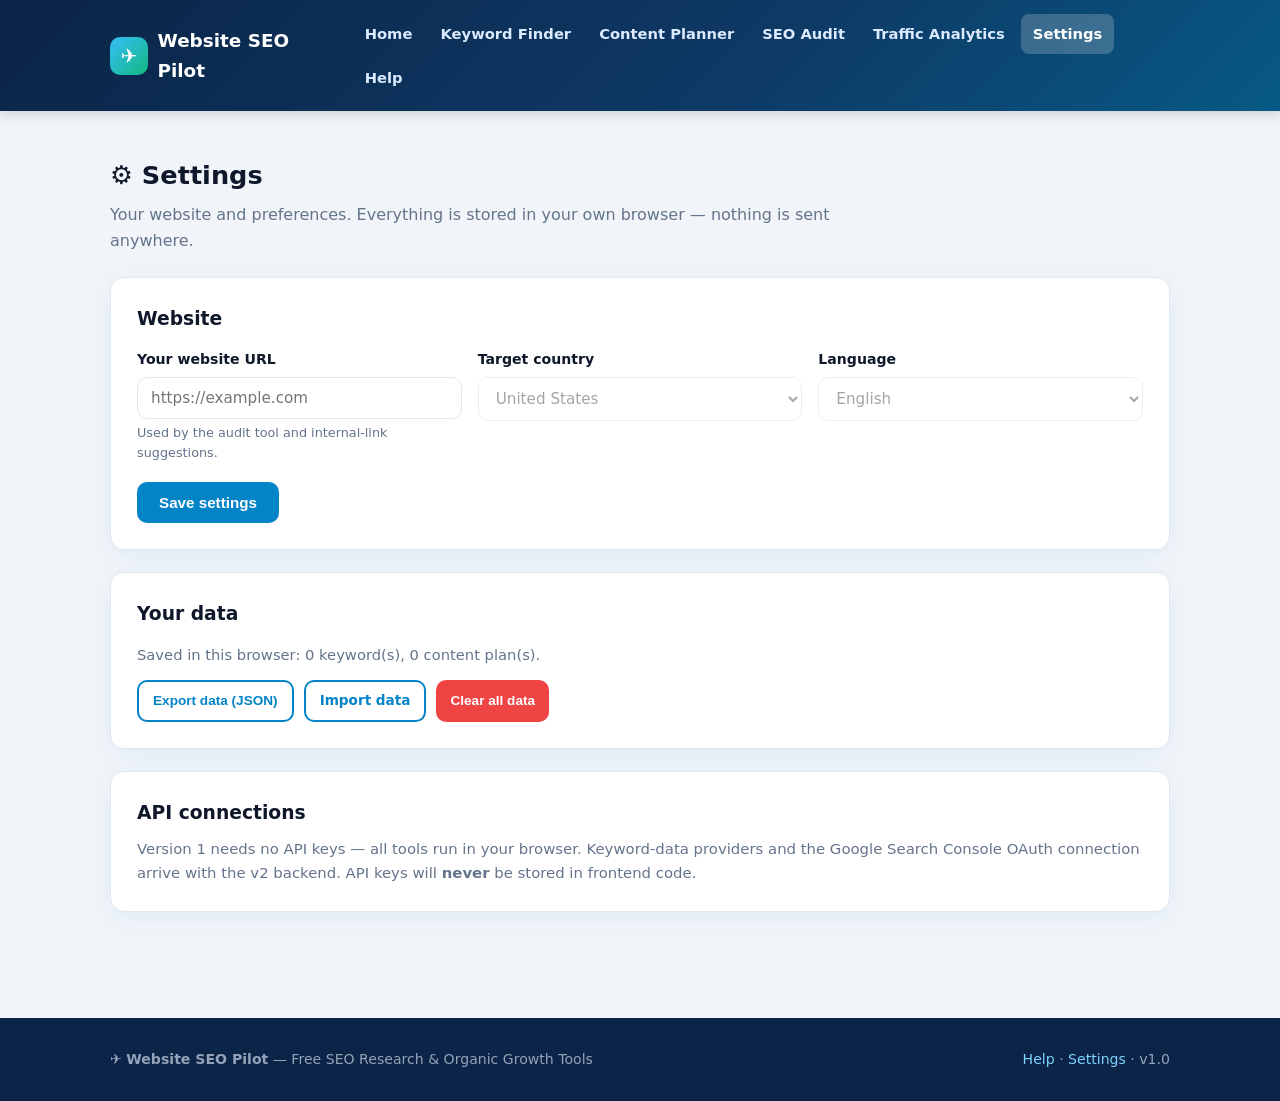
<file: settings.html>
<!DOCTYPE html>
<html lang="en">
<head>
<meta charset="UTF-8">
<meta name="viewport" content="width=device-width, initial-scale=1.0">
<title>Settings — Website &amp; Preferences | Website SEO Pilot</title>
<meta name="description" content="Configure Website SEO Pilot: your website URL, target country, language, and manage your saved keywords and content plans.">
<link rel="canonical" href="https://merajhosenbayzid-hue.github.io/website-seo-pilot/settings.html">
<link rel="stylesheet" href="assets/style.css">
</head>
<body>

<header class="site-header">
  <nav class="nav">
    <a class="brand" href="index.html"><span class="brand-mark">✈</span> Website SEO Pilot</a>
    <button class="menu-btn" id="menuBtn" aria-label="Menu">☰</button>
    <div class="nav-links" id="navLinks">
      <a href="index.html">Home</a>
      <a href="keyword-finder.html">Keyword Finder</a>
      <a href="content-planner.html">Content Planner</a>
      <a href="seo-audit.html">SEO Audit</a>
      <a href="traffic-analytics.html">Traffic Analytics</a>
      <a href="settings.html">Settings</a>
      <a href="help.html">Help</a>
    </div>
  </nav>
</header>

<main class="wrap">
  <section class="section">
    <h2>⚙️ Settings</h2>
    <p class="lede">Your website and preferences. Everything is stored in your own browser — nothing is sent anywhere.</p>

    <div class="panel">
      <h3 style="margin-bottom:14px">Website</h3>
      <div class="form-grid">
        <div class="field">
          <label for="sSite">Your website URL</label>
          <input id="sSite" type="url" placeholder="https://example.com">
          <div class="hint">Used by the audit tool and internal-link suggestions.</div>
        </div>
        <div class="field">
          <label for="sCountry">Target country</label>
          <select id="sCountry" disabled><option>United States</option></select>
        </div>
        <div class="field">
          <label for="sLang">Language</label>
          <select id="sLang" disabled><option>English</option></select>
        </div>
      </div>
      <button class="btn" id="saveBtn">Save settings</button>
    </div>

    <div class="panel">
      <h3 style="margin-bottom:14px">Your data</h3>
      <p style="color:var(--muted);font-size:.92rem;margin-bottom:14px" id="dataSummary"></p>
      <div style="display:flex;gap:10px;flex-wrap:wrap">
        <button class="btn ghost small" id="exportBtn">Export data (JSON)</button>
        <label class="btn ghost small" style="cursor:pointer">Import data<input type="file" id="importFile" accept="application/json" style="display:none"></label>
        <button class="btn danger small" id="clearBtn">Clear all data</button>
      </div>
    </div>

    <div class="panel">
      <h3 style="margin-bottom:10px">API connections</h3>
      <p style="color:var(--muted);font-size:.93rem">Version 1 needs no API keys — all tools run in your browser. Keyword-data providers and the Google Search Console OAuth connection arrive with the v2 backend. API keys will <strong>never</strong> be stored in frontend code.</p>
    </div>
  </section>
</main>

<footer class="site-footer">
  <div class="wrap">
    <span>✈ <strong>Website SEO Pilot</strong> — Free SEO Research &amp; Organic Growth Tools</span>
    <span><a href="help.html">Help</a> · <a href="settings.html">Settings</a> · v1.0</span>
  </div>
</footer>

<script src="assets/app.js"></script>
<script>
(function(){
  "use strict";
  var s = SP.settings();
  document.getElementById("sSite").value = s.site || "";

  function summary(){
    var k = SP.get("keywords", []).length;
    var p = SP.get("plans", []).length;
    document.getElementById("dataSummary").textContent =
      "Saved in this browser: " + k + " keyword(s), " + p + " content plan(s).";
  }
  summary();

  document.getElementById("saveBtn").addEventListener("click", function(){
    var v = document.getElementById("sSite").value.trim();
    if(v && !/^https?:\/\//i.test(v)) v = "https://" + v;
    var cur = SP.settings();
    cur.site = v;
    SP.set("settings", cur);
    toast("Settings saved");
  });

  document.getElementById("exportBtn").addEventListener("click", function(){
    var data = {
      settings: SP.get("settings", {}),
      keywords: SP.get("keywords", []),
      plans: SP.get("plans", []),
      exportedAt: new Date().toISOString()
    };
    var blob = new Blob([JSON.stringify(data, null, 2)], {type:"application/json"});
    var a = document.createElement("a");
    a.href = URL.createObjectURL(blob);
    a.download = "seo-pilot-data.json";
    a.click();
    setTimeout(function(){ URL.revokeObjectURL(a.href); }, 2000);
    toast("Data exported");
  });

  document.getElementById("importFile").addEventListener("change", function(e){
    var f = e.target.files[0];
    if(!f) return;
    var r = new FileReader();
    r.onload = function(){
      try{
        var d = JSON.parse(r.result);
        if(d.settings) SP.set("settings", d.settings);
        if(d.keywords) SP.set("keywords", d.keywords);
        if(d.plans) SP.set("plans", d.plans);
        summary();
        document.getElementById("sSite").value = (d.settings && d.settings.site) || "";
        toast("Data imported");
      }catch(err){ toast("Invalid file — import failed"); }
    };
    r.readAsText(f);
    e.target.value = "";
  });

  document.getElementById("clearBtn").addEventListener("click", function(){
    if(!confirm("Delete all saved keywords, plans and settings?")) return;
    ["settings","keywords","plans"].forEach(function(k){
      try{ localStorage.removeItem("sp_" + k); }catch(e){}
    });
    document.getElementById("sSite").value = "";
    summary();
    toast("All data cleared");
  });
})();
</script>
</body>
</html>
</file>
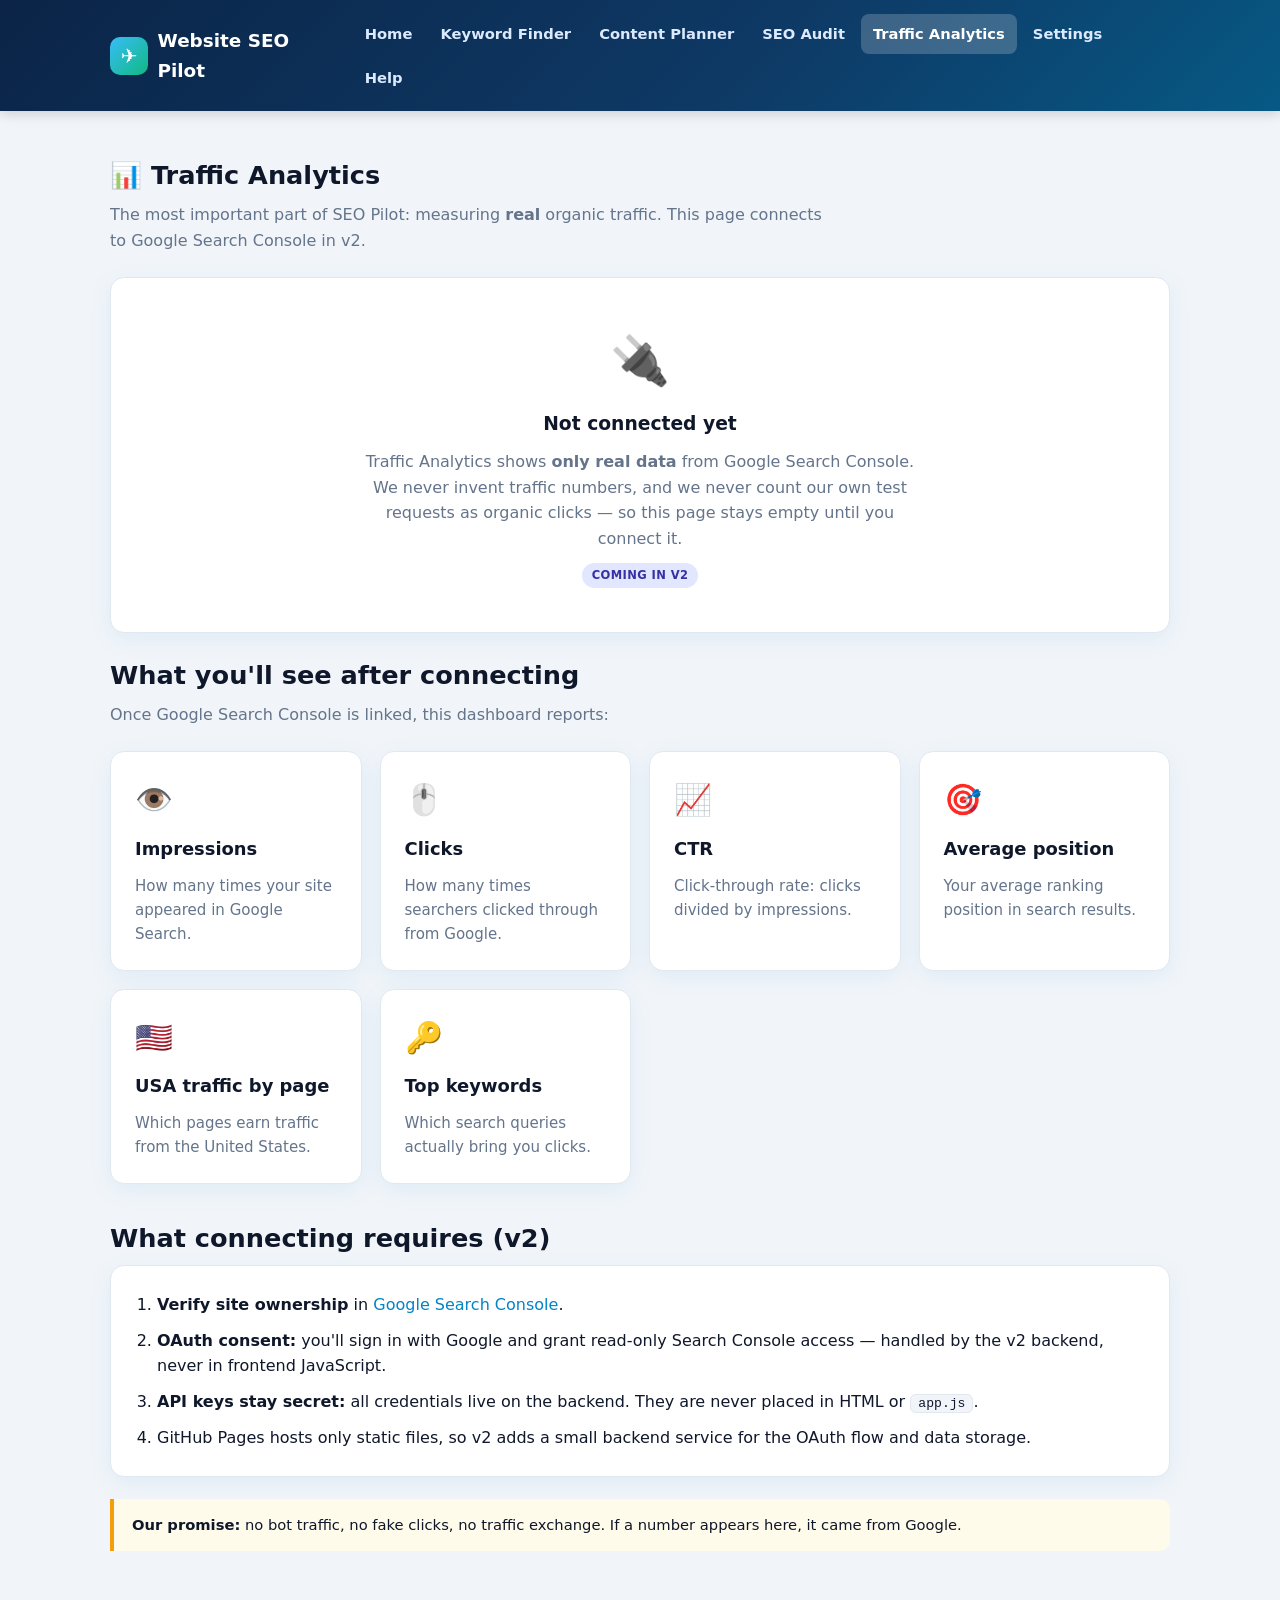
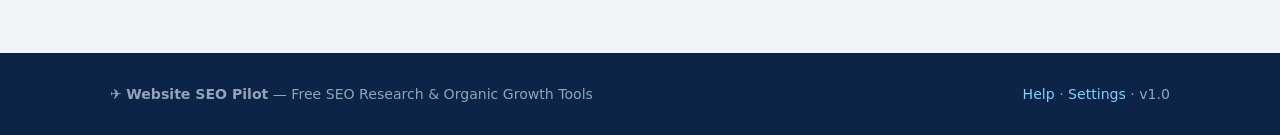
<file: traffic-analytics.html>
<!DOCTYPE html>
<html lang="en">
<head>
<meta charset="UTF-8">
<meta name="viewport" content="width=device-width, initial-scale=1.0">
<title>Traffic Analytics — Real Google Search Console Data | Website SEO Pilot</title>
<meta name="description" content="Traffic Analytics shows real organic traffic — clicks, impressions, CTR and average position from Google Search Console. Connects in v2; no fake numbers, ever.">
<link rel="canonical" href="https://merajhosenbayzid-hue.github.io/website-seo-pilot/traffic-analytics.html">
<link rel="stylesheet" href="assets/style.css">
</head>
<body>

<header class="site-header">
  <nav class="nav">
    <a class="brand" href="index.html"><span class="brand-mark">✈</span> Website SEO Pilot</a>
    <button class="menu-btn" id="menuBtn" aria-label="Menu">☰</button>
    <div class="nav-links" id="navLinks">
      <a href="index.html">Home</a>
      <a href="keyword-finder.html">Keyword Finder</a>
      <a href="content-planner.html">Content Planner</a>
      <a href="seo-audit.html">SEO Audit</a>
      <a href="traffic-analytics.html">Traffic Analytics</a>
      <a href="settings.html">Settings</a>
      <a href="help.html">Help</a>
    </div>
  </nav>
</header>

<main class="wrap">
  <section class="section">
    <h2>📊 Traffic Analytics</h2>
    <p class="lede">The most important part of SEO Pilot: measuring <strong>real</strong> organic traffic. This page connects to Google Search Console in v2.</p>

    <div class="panel" style="text-align:center;padding:44px 26px">
      <div style="font-size:3rem;margin-bottom:10px">🔌</div>
      <h3>Not connected yet</h3>
      <p style="color:var(--muted);max-width:560px;margin:10px auto">Traffic Analytics shows <strong>only real data</strong> from Google Search Console. We never invent traffic numbers, and we never count our own test requests as organic clicks — so this page stays empty until you connect it.</p>
      <span class="badge v2">Coming in v2</span>
    </div>

    <h2>What you'll see after connecting</h2>
    <p class="lede">Once Google Search Console is linked, this dashboard reports:</p>
    <div class="cards">
      <div class="card"><span class="icon">👁️</span><h3>Impressions</h3><p>How many times your site appeared in Google Search.</p></div>
      <div class="card"><span class="icon">🖱️</span><h3>Clicks</h3><p>How many times searchers clicked through from Google.</p></div>
      <div class="card"><span class="icon">📈</span><h3>CTR</h3><p>Click-through rate: clicks divided by impressions.</p></div>
      <div class="card"><span class="icon">🎯</span><h3>Average position</h3><p>Your average ranking position in search results.</p></div>
      <div class="card"><span class="icon">🇺🇸</span><h3>USA traffic by page</h3><p>Which pages earn traffic from the United States.</p></div>
      <div class="card"><span class="icon">🔑</span><h3>Top keywords</h3><p>Which search queries actually bring you clicks.</p></div>
    </div>

    <h2 style="margin-top:34px">What connecting requires (v2)</h2>
    <div class="panel">
      <ol style="margin-left:20px;display:grid;gap:10px">
        <li><strong>Verify site ownership</strong> in <a href="https://search.google.com/search-console" target="_blank" rel="noopener">Google Search Console</a>.</li>
        <li><strong>OAuth consent:</strong> you'll sign in with Google and grant read-only Search Console access — handled by the v2 backend, never in frontend JavaScript.</li>
        <li><strong>API keys stay secret:</strong> all credentials live on the backend. They are never placed in HTML or <kbd>app.js</kbd>.</li>
        <li>GitHub Pages hosts only static files, so v2 adds a small backend service for the OAuth flow and data storage.</li>
      </ol>
    </div>

    <div class="notice"><strong>Our promise:</strong> no bot traffic, no fake clicks, no traffic exchange. If a number appears here, it came from Google.</div>
  </section>
</main>

<footer class="site-footer">
  <div class="wrap">
    <span>✈ <strong>Website SEO Pilot</strong> — Free SEO Research &amp; Organic Growth Tools</span>
    <span><a href="help.html">Help</a> · <a href="settings.html">Settings</a> · v1.0</span>
  </div>
</footer>

<script src="assets/app.js"></script>
</body>
</html>
</file>
<file: assets/style.css>
/* Website SEO Pilot — v1 styles */
:root{
  --bg:#f1f5f9;
  --card:#ffffff;
  --ink:#0f172a;
  --muted:#64748b;
  --line:#e2e8f0;
  --brand:#0284c7;
  --brand-dark:#075985;
  --navy:#0b2447;
  --accent:#10b981;
  --warn:#f59e0b;
  --danger:#ef4444;
  --radius:14px;
  --shadow:0 6px 24px rgba(2,132,199,.08);
}
*{box-sizing:border-box;margin:0;padding:0}
html{scroll-behavior:smooth}
body{
  font-family:"Inter",system-ui,-apple-system,"Segoe UI",Roboto,Arial,sans-serif;
  background:var(--bg);color:var(--ink);line-height:1.6;
}
a{color:var(--brand);text-decoration:none}
a:hover{text-decoration:underline}
.wrap{max-width:1100px;margin:0 auto;padding:0 20px}

/* ---------- header / nav ---------- */
.site-header{
  position:sticky;top:0;z-index:50;
  background:linear-gradient(135deg,#0b2447 0%,#0e3a66 60%,#075985 100%);
  color:#fff;box-shadow:0 2px 12px rgba(0,0,0,.18);
}
.nav{display:flex;align-items:center;justify-content:space-between;gap:12px;padding:14px 20px;max-width:1100px;margin:0 auto}
.brand{display:flex;align-items:center;gap:10px;color:#fff;font-weight:800;font-size:1.15rem}
.brand:hover{text-decoration:none}
.brand-mark{
  width:38px;height:38px;border-radius:10px;display:grid;place-items:center;
  background:linear-gradient(135deg,#38bdf8,#10b981);font-size:1.25rem;
}
.nav-links{display:flex;gap:4px;flex-wrap:wrap}
.nav-links a{
  color:#dbeafe;padding:8px 12px;border-radius:8px;font-size:.92rem;font-weight:600;
}
.nav-links a:hover{background:rgba(255,255,255,.12);text-decoration:none}
.nav-links a.active{background:rgba(255,255,255,.2);color:#fff}
.menu-btn{display:none;background:none;border:1px solid rgba(255,255,255,.4);color:#fff;
  border-radius:8px;padding:8px 12px;font-size:1.1rem;cursor:pointer}
@media(max-width:820px){
  .menu-btn{display:block}
  .nav-links{display:none;width:100%;flex-direction:column;padding-bottom:10px}
  .nav-links.open{display:flex}
  .nav{flex-wrap:wrap}
}

/* ---------- hero ---------- */
.hero{
  background:linear-gradient(135deg,#0b2447 0%,#0e3a66 55%,#0369a1 100%);
  color:#fff;padding:56px 0 64px;text-align:center;
}
.hero h1{font-size:2.4rem;letter-spacing:-.5px;margin-bottom:8px}
.hero .tag{color:#7dd3fc;font-weight:700;letter-spacing:2px;text-transform:uppercase;font-size:.85rem}
.hero p.sub{color:#cbd5e1;max-width:640px;margin:10px auto 26px;font-size:1.08rem}
.analyze-box{
  display:flex;gap:10px;max-width:560px;margin:0 auto;background:#fff;border-radius:12px;
  padding:8px;box-shadow:0 10px 30px rgba(0,0,0,.25);
}
.analyze-box input{flex:1;border:0;outline:0;padding:12px 14px;font-size:1rem;border-radius:8px}
.hero-note{margin-top:12px;color:#93c5fd;font-size:.85rem}

/* ---------- cards / sections ---------- */
.section{padding:44px 0}
.section h2{font-size:1.6rem;margin-bottom:6px}
.section .lede{color:var(--muted);margin-bottom:24px;max-width:720px}
.cards{display:grid;grid-template-columns:repeat(auto-fit,minmax(230px,1fr));gap:18px}
.card{
  background:var(--card);border:1px solid var(--line);border-radius:var(--radius);
  padding:24px;box-shadow:var(--shadow);transition:transform .15s ease, box-shadow .15s ease;
  display:flex;flex-direction:column;gap:10px;
}
a.card:hover{transform:translateY(-3px);box-shadow:0 12px 30px rgba(2,132,199,.14);text-decoration:none}
.card .icon{font-size:1.9rem}
.card h3{font-size:1.12rem}
.card p{color:var(--muted);font-size:.94rem;flex:1}
.badge{
  display:inline-block;font-size:.72rem;font-weight:700;letter-spacing:.4px;
  padding:3px 10px;border-radius:999px;text-transform:uppercase;
}
.badge.ready{background:#dcfce7;color:#166534}
.badge.soon{background:#fef3c7;color:#92400e}
.badge.v2{background:#e0e7ff;color:#3730a3}

/* ---------- buttons / forms ---------- */
.btn{
  display:inline-block;border:0;cursor:pointer;font-weight:700;font-size:.95rem;
  padding:12px 22px;border-radius:10px;background:var(--brand);color:#fff;
  transition:background .15s ease;
}
.btn:hover{background:var(--brand-dark);text-decoration:none;color:#fff}
.btn.ghost{background:#fff;color:var(--brand);border:2px solid var(--brand)}
.btn.ghost:hover{background:#f0f9ff}
.btn.small{padding:8px 14px;font-size:.85rem}
.btn.danger{background:var(--danger)}
.panel{background:var(--card);border:1px solid var(--line);border-radius:var(--radius);padding:26px;box-shadow:var(--shadow);margin-bottom:22px}
.form-grid{display:grid;grid-template-columns:repeat(auto-fit,minmax(220px,1fr));gap:16px;margin-bottom:18px}
.field label{display:block;font-weight:700;font-size:.88rem;margin-bottom:6px}
.field input,.field select,.field textarea{
  width:100%;padding:11px 13px;border:1.5px solid var(--line);border-radius:10px;font-size:.95rem;
  font-family:inherit;background:#fff;
}
.field input:focus,.field select:focus,.field textarea:focus{outline:0;border-color:var(--brand);box-shadow:0 0 0 3px rgba(2,132,199,.15)}
.field .hint{font-size:.8rem;color:var(--muted);margin-top:4px}

/* ---------- tables ---------- */
.table-wrap{overflow-x:auto;border:1px solid var(--line);border-radius:12px}
table{width:100%;border-collapse:collapse;font-size:.92rem;background:#fff}
th,td{padding:11px 13px;text-align:left;border-bottom:1px solid var(--line);vertical-align:top}
th{background:#f8fafc;font-size:.8rem;text-transform:uppercase;letter-spacing:.5px;color:var(--muted)}
tr:last-child td{border-bottom:0}
.intent{display:inline-block;font-size:.75rem;font-weight:700;padding:3px 10px;border-radius:999px}
.intent.informational{background:#dbeafe;color:#1d4ed8}
.intent.commercial{background:#dcfce7;color:#166534}
.intent.navigational{background:#fef3c7;color:#92400e}

/* ---------- status pills ---------- */
.status{display:inline-block;font-size:.75rem;font-weight:700;padding:3px 12px;border-radius:999px}
.status.idea{background:#e0e7ff;color:#3730a3}
.status.planned{background:#fef3c7;color:#92400e}
.status.draft{background:#ffedd5;color:#9a3412}
.status.published{background:#dcfce7;color:#166534}

/* ---------- audit results ---------- */
.check{display:flex;gap:14px;align-items:flex-start;padding:14px 4px;border-bottom:1px solid var(--line)}
.check:last-child{border-bottom:0}
.check .mark{font-size:1.3rem;line-height:1.4;min-width:28px;text-align:center}
.check.pass .mark{color:var(--accent)}
.check.warn .mark{color:var(--warn)}
.check.fail .mark{color:var(--danger)}
.check h4{font-size:1rem;margin-bottom:2px}
.check p{font-size:.88rem;color:var(--muted)}
.check code{background:#f1f5f9;padding:1px 6px;border-radius:6px;font-size:.82rem}

/* ---------- workflow steps ---------- */
.steps{display:grid;grid-template-columns:repeat(auto-fit,minmax(180px,1fr));gap:14px;counter-reset:step}
.step{background:var(--card);border:1px solid var(--line);border-radius:var(--radius);padding:20px;position:relative;box-shadow:var(--shadow)}
.step::before{
  counter-increment:step;content:counter(step);
  width:32px;height:32px;border-radius:50%;display:grid;place-items:center;
  background:var(--brand);color:#fff;font-weight:800;margin-bottom:10px;
}
.step h4{margin-bottom:6px;font-size:1rem}
.step p{font-size:.88rem;color:var(--muted)}

/* ---------- misc ---------- */
.notice{
  border-left:4px solid var(--warn);background:#fffbeb;border-radius:0 10px 10px 0;
  padding:14px 18px;margin:18px 0;font-size:.92rem;
}
.notice.info{border-color:var(--brand);background:#f0f9ff}
.notice.ok{border-color:var(--accent);background:#f0fdf4}
.rules{columns:2;gap:28px;font-size:.93rem}
.rules li{margin-bottom:10px;break-inside:avoid}
@media(max-width:700px){.rules{columns:1}}
footer.site-footer{background:#0b2447;color:#94a3b8;padding:30px 0;margin-top:40px;font-size:.88rem}
footer.site-footer .wrap{display:flex;justify-content:space-between;gap:16px;flex-wrap:wrap;align-items:center}
footer.site-footer a{color:#7dd3fc}
.toast{
  position:fixed;bottom:24px;left:50%;transform:translateX(-50%) translateY(20px);
  background:#0f172a;color:#fff;padding:12px 22px;border-radius:10px;font-size:.92rem;
  opacity:0;pointer-events:none;transition:all .25s ease;z-index:99;max-width:90vw;text-align:center;
}
.toast.show{opacity:1;transform:translateX(-50%) translateY(0)}
.empty{color:var(--muted);text-align:center;padding:34px 10px;font-size:.95rem}
.plan-meta{display:flex;gap:10px;flex-wrap:wrap;align-items:center;font-size:.82rem;color:var(--muted);margin:8px 0}
.faq-item{border-bottom:1px solid var(--line);padding:16px 4px}
.faq-item h4{margin-bottom:6px}
.faq-item p{color:var(--muted);font-size:.93rem}
kbd{background:#f1f5f9;border:1px solid var(--line);border-radius:6px;padding:1px 7px;font-size:.82rem}
</file>
